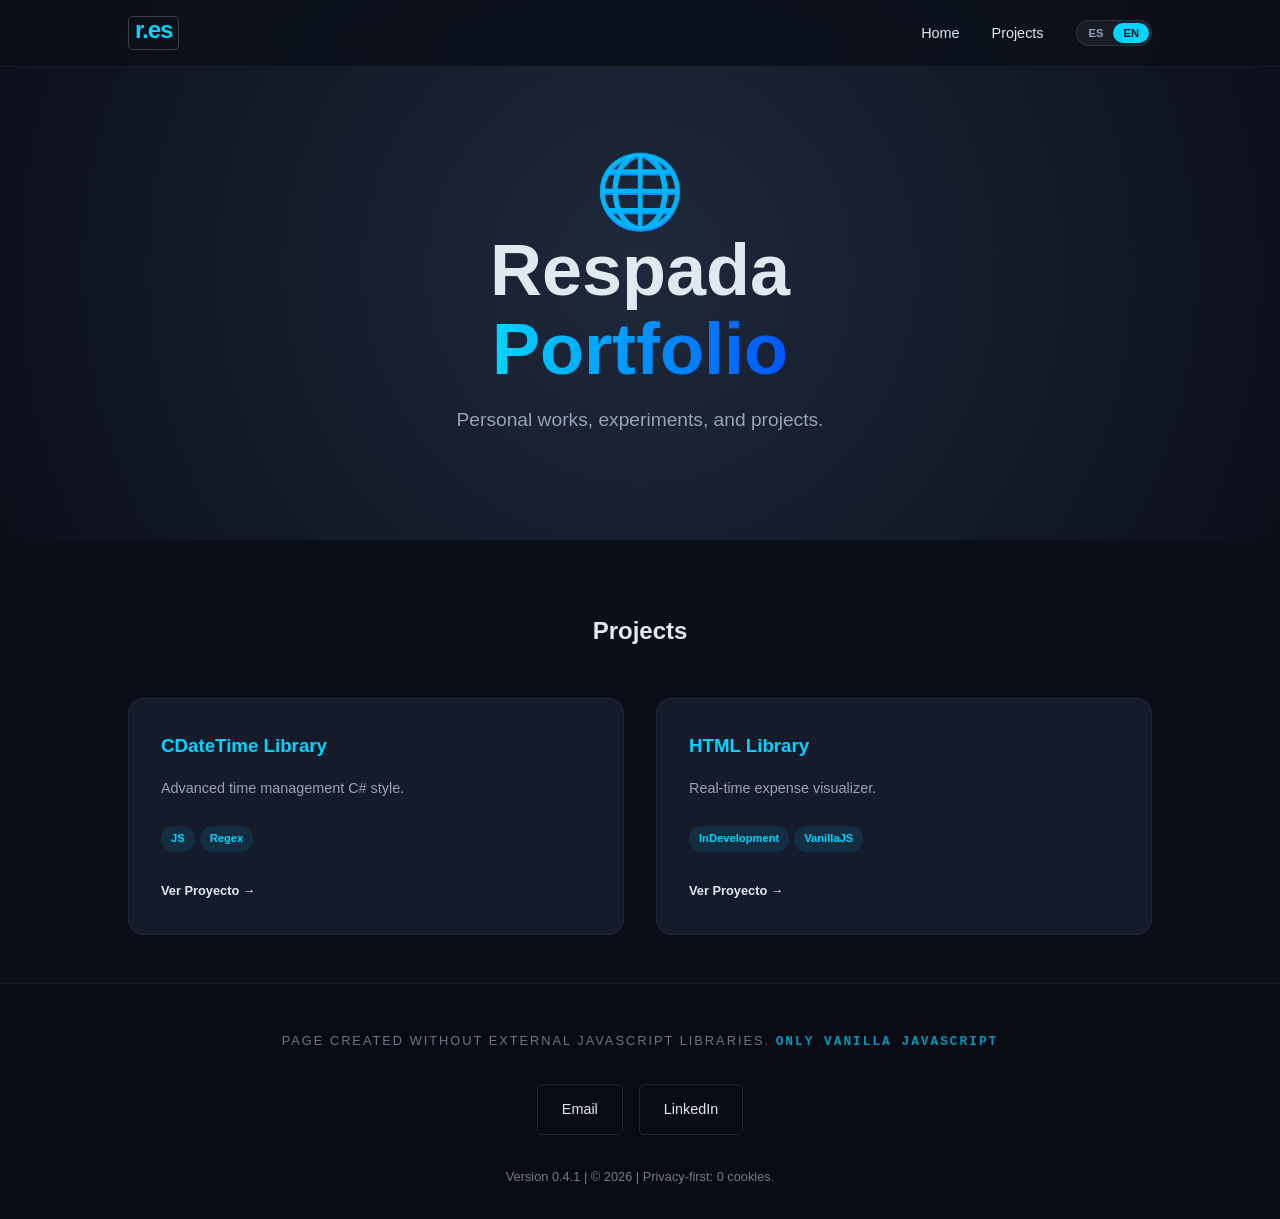
<file: index.html>
<!DOCTYPE html>
<html lang="es">
<head>
    <meta charset="UTF-8">
    <meta name="viewport" content="width=device-width, initial-scale=1.0">
    <title>Respada Portfolio</title>

    <meta name="version" content="0.4.1">
    <meta name="author" content="Respada">
    <meta name="reply-to" content="respada.pgr@gmail.com">
    <meta name="description" content="Respada Personal Portfolio. Portfolio of my web and desktop programming projects using technologies/languages ​​such as: .Net, ASP.net, WebForms, Windows Forms, C#, HTML, CSS, JavaScript, jQuery, ...">
    <meta name="description" lang="es" content="Portfolio personal Respada. Portfolio de mis proyectos de programación para web y escritorio usando tecnologías/lenguajes como: .Net, ASP.net, WebForms, Windows Forms, C#, html, CSS, JavaScript, JQuey, ...">
    <meta name="description" lang="en" content="Respada Personal Portfolio. Portfolio of my web and desktop programming projects using technologies/languages ​​such as: .Net, ASP.net, WebForms, Windows Forms, C#, HTML, CSS, JavaScript, jQuery, ...">

    <link href="css/main.css" rel="stylesheet" />

</head>
<body>

    <header>
        <nav>
            <div class="logo"><div>r.es</div></div>
            <div class="nav-content">
                <ul>
                    <li><a href="#hero" data-i18n="navInicio">Inicio</a></li>
                    <li><a href="#proyectos" data-i18n="navProyectos">Proyectos</a></li>
                </ul>
                <div class="lang-switcher">
                    <button class="lang-btn active" onclick="setLanguage('es')">ES</button>
                    <button class="lang-btn" onclick="setLanguage('en')">EN</button>
                </div>
            </div>
        </nav>
    </header>

    <section id="hero">
        <h1 data-i18n="heroTitle">Desarrollo con<br><span>Propósito y Código.</span></h1>
        <p data-i18n="heroDesc">Especialista en interfaces interactivas y lógica de alto rendimiento utilizando tecnologías web modernas.</p>
    </section>

    <section id="proyectos">
        <h2 data-i18n="proyectosTitle" style="text-align: center;">Proyectos</h2>
        <div class="grid-proyectos" id="project-container"></div>
    </section>

    <footer>
        <p class="powered-by" data-i18n="footerPowered">Powered only by: <span>HTML * CSS * JAVASCRIPT</span></p>
        <div class="contact-links">
            <a id="mail-link" class="btn-contact">Email</a>
            <a href="#" class="btn-contact">LinkedIn</a>
        </div>
        <p style="font-size: 0.8rem; opacity: 0.5;"><span id="app-version-display"></span> | &copy; 2026 | Privacy-first: 0 cookies.</p>
    </footer>

    <template id="card-template">
        <div class="card">
            <div>
                <h3 class="card-title" style="color: var(--accent-color); margin-bottom: 1rem;"></h3>
                <p class="card-desc" style="font-size: 0.9rem; color: var(--text-dim); margin-bottom: 1.5rem;"></p>
                <div class="tags"></div>
            </div>
            <a href="" target="_blank" class="project-link" style="margin-top: 1.5rem; color: var(--text-main); text-decoration: none; font-weight: 600; font-size: 0.8rem;">
                <span data-i18n="viewProject">Ver Proyecto</span> &rarr;
            </a>
        </div>
    </template>

    <div id="privacy-toast" class="privacy-toast hidden">
        <div class="privacy-toast-content">
            <div class="privacy-toast-text">
                <p data-i18n="privacyMsg">🛡️ <strong>Privacy-First:</strong> Este sitio no utiliza cookies ni rastreadores.</p>
            </div>
            <div class="privacy-toast-button">
                <button onclick="closePrivacyToast()" data-i18n="privacyBtn">Entendido</button>
            </div>
        </div>
    </div>

    <script src="js/utils.js"></script>
    <script src="js/main.ui.js"></script>
    <script src="js/main.js"></script>    
</body>
</html>
</file>
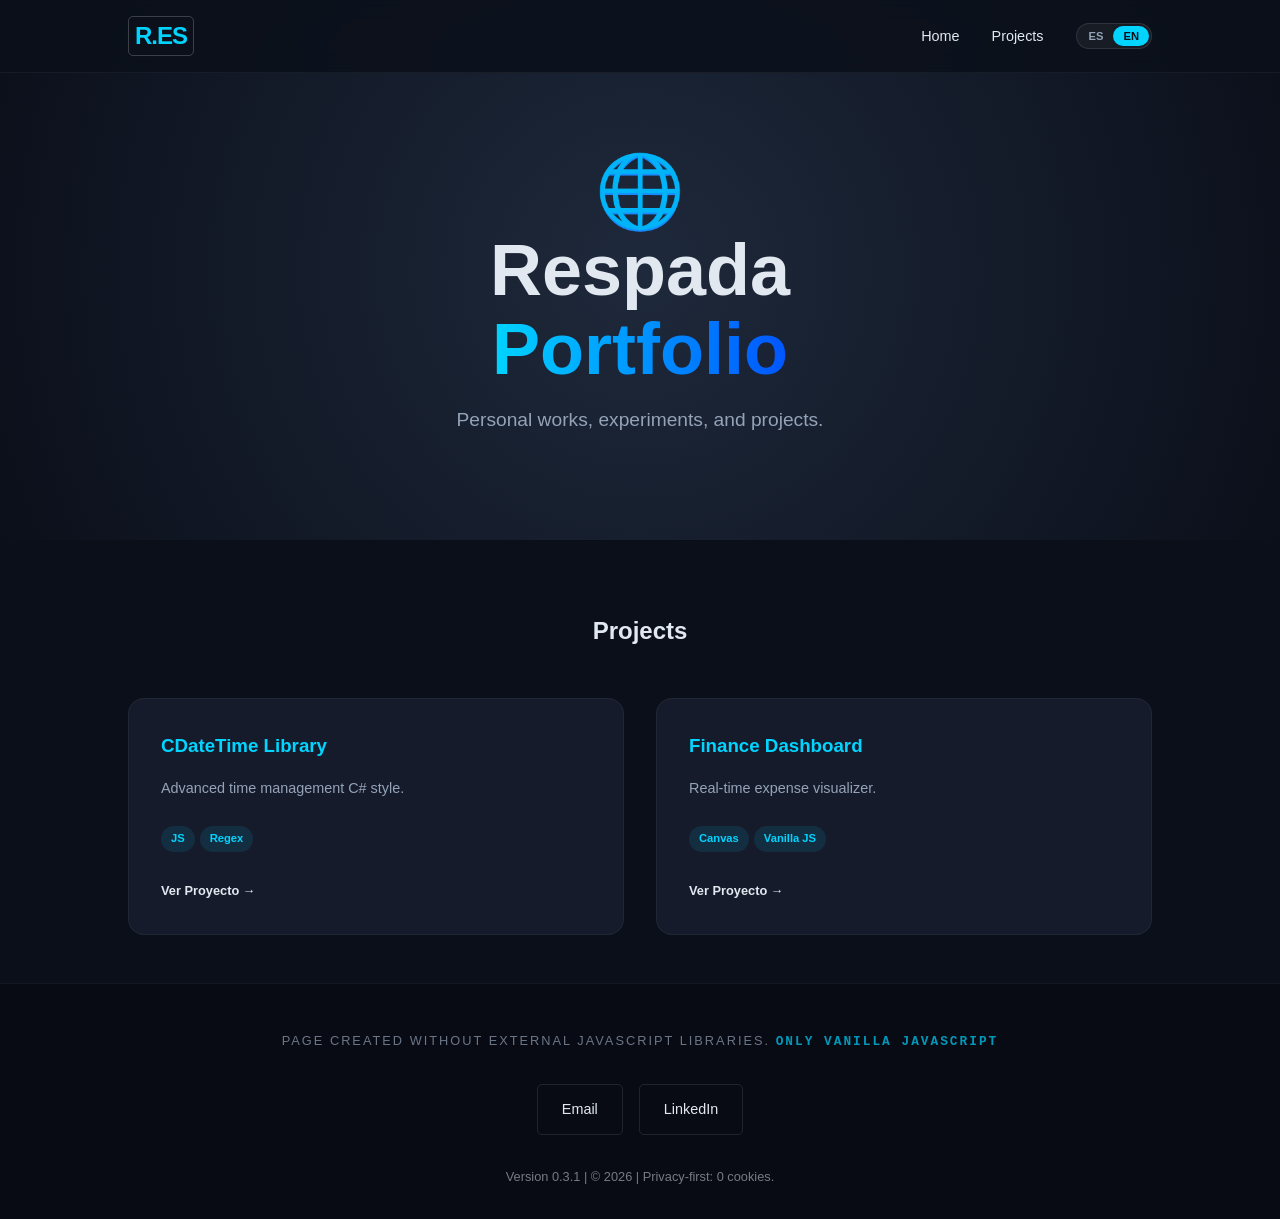
<file: src/index.html>
<!DOCTYPE html>
<html lang="es">
<head>
    <meta charset="UTF-8">
    <meta name="viewport" content="width=device-width, initial-scale=1.0">
    <title>Respada Portfolio</title>
	
	<meta name="version" content="0.3.1">
    <meta name="author" content="Respada">
	<meta name="reply-to" content="respada.pgr@gmail.com">
    <meta name="description" content="Respada Personal Portfolio. Portfolio of my web and desktop programming projects using technologies/languages ​​such as: .Net, ASP.net, WebForms, Windows Forms, C#, HTML, CSS, JavaScript, jQuery, ...">
	<meta name="description" lang="es" content="Portfolio personal Respada. Portfolio de mis proyectos de programación para web y escritorio usando tecnologías/lenguajes como: .Net, ASP.net, WebForms, Windows Forms, C#, html, CSS, JavaScript, JQuey, ...">
	<meta name="description" lang="en" content="Respada Personal Portfolio. Portfolio of my web and desktop programming projects using technologies/languages ​​such as: .Net, ASP.net, WebForms, Windows Forms, C#, HTML, CSS, JavaScript, jQuery, ...">
	
   
    <style>
        :root {
            --bg-color: #0b0f1a;			
            --card-bg: #161b2b;
            --footer-bg: #080b14;
            --accent-color: #00d4ff;
            --text-main: #e2e8f0;
            --text-dim: #94a3b8;
            --nav-bg: rgba(11, 15, 26, 0.8);
        }

        * {
            margin: 0;
            padding: 0;
            box-sizing: border-box;
        }

        html {
            scroll-behavior: smooth;
        }

		body {
			background-color: var(--bg-color);
			color: var(--text-main);
			/* System Font Stack: Apple primero, luego Windows, luego Linux */
			font-family: -apple-system, BlinkMacSystemFont, "Segoe UI", Roboto, Helvetica, Arial, sans-serif, "Apple Color Emoji", "Segoe UI Emoji";
			line-height: 1.6;
			overflow-x: hidden;
			-webkit-font-smoothing: antialiased; /* Mejora el renderizado en Mac/iOS */
			-moz-osx-font-smoothing: grayscale;
		}

        /* Navegación */
        header {
            position: fixed;
            top: 0;
            z-index: 1000;
            width: 100%;
            padding: 1rem 10%;
            background: var(--nav-bg);
            backdrop-filter: blur(10px);
            border-bottom: 1px solid rgba(255, 255, 255, 0.05);
        }

        nav {
            display: flex;
            justify-content: space-between;
            align-items: center;
        }

        .logo {
			border: 1px solid rgba(255, 255, 255, 0.2);
            border-radius: 5px;
			padding: 0px 6px;
            font-size: 1.5rem;
            font-weight: 800;
            color: var(--accent-color);
            letter-spacing: -1px;
        }

        .nav-content {
            display: flex;
            align-items: center;
            gap: 2rem;
        }

        nav ul {
            display: flex;
            list-style: none;
            gap: 2rem;
        }

        nav a {
            color: var(--text-main);
            text-decoration: none;
            font-weight: 500;
            font-size: 0.9rem;
            transition: color 0.3s;
        }

        nav a:hover {
            color: var(--accent-color);
        }

        /* Lang Switcher */
        .lang-switcher {
            display: flex;
            padding: 2px;
            background: rgba(255, 255, 255, 0.05);
            border-radius: 20px;
            border: 1px solid rgba(255, 255, 255, 0.1);
        }

        .lang-btn {
            padding: 4px 10px;
            background: transparent;
            color: var(--text-dim);
            border: none;
            border-radius: 15px;
            font-size: 0.7rem;
            font-weight: 700;
            cursor: pointer;
            transition: all 0.3s;
        }

        .lang-btn.active {
            background: var(--accent-color);
            color: var(--bg-color);
        }
		
		section {
			padding: 4.5rem 10% 2rem;
		}

        /* Hero Section */
        #hero {            
            display: flex;
            flex-direction: column;
            justify-content: center;
			height: 60vh;
			padding-top: 7rem;
            align-items: center;            
            text-align: center;
            background: radial-gradient(circle at center, #1e293b 0%, #0b0f1a 100%);
        }

        #hero h1 {
            font-size: clamp(2.5rem, 8vw, 4.5rem);
            font-weight: 800;
            margin-bottom: 1rem;
            line-height: 1.1;
        }

        #hero h1 span {
            background: linear-gradient(90deg, #00d4ff, #0055ff);
            -webkit-background-clip: text;
            -webkit-text-fill-color: transparent;
        }

        #hero p {
            max-width: 600px;
            margin-bottom: 2rem;
            font-size: 1.2rem;
            color: var(--text-dim);
        }

        /* Proyectos */
        #proyectos {
			padding-bottom: 3rem;
        }

        .grid-proyectos {
            display: grid;
            grid-template-columns: repeat(auto-fit, minmax(320px, 1fr));
            gap: 2rem;
            margin-top: 3rem;
        }

        .card {
            display: flex;
            flex-direction: column;
            justify-content: space-between;
            padding: 2rem;
            background: var(--card-bg);
            border: 1px solid rgba(255, 255, 255, 0.05);
            border-radius: 16px;
            transition: all 0.4s cubic-bezier(0.175, 0.885, 0.32, 1.275);
        }

        .card:hover {
            transform: translateY(-5px);
            border-color: var(--accent-color);
        }

        .tag {
            display: inline-block;
            margin: 0 5px 5px 0;
            padding: 4px 10px;
            background: rgba(0, 212, 255, 0.1);
            color: var(--accent-color);
            border-radius: 20px;
            font-size: 0.7rem;
            font-weight: 600;
        }

        /* Footer */
        footer {
            padding: 2rem 10% 2rem;
            background: var(--footer-bg);
            text-align: center;
            border-top: 1px solid rgba(255, 255, 255, 0.05);
        }
		
		.powered-by {
            margin: 15px 0 20px 0;
            font-size: 0.8rem;
            text-transform: uppercase;
            letter-spacing: 2px;
            color: var(--text-dim);
            opacity: 0.7;
        }

        .powered-by span {
            color: var(--accent-color);
            font-family: 'Courier New', monospace;
            font-weight: 700;
        }
		
        .contact-links {
            display: flex;
            justify-content: center;
            gap: 1rem;
            margin: 2rem 0;
        }

        .btn-contact {
            padding: 0.8rem 1.5rem;
            border: 1px solid rgba(255, 255, 255, 0.1);
            border-radius: 5px;
            color: var(--text-main);
            text-decoration: none;
            font-size: 0.9rem;
            transition: all 0.3s;
        }

        .btn-contact:hover {
            border-color: var(--accent-color);
            color: var(--accent-color);
        }
		
		.privacy-toast {
			position: fixed;
			bottom: 0px;
			left: 0;
			z-index: 10000;
			width: 100%;
			padding: 15px 25px;
			background: var(--card-bg);
			backdrop-filter: blur(10px);
			box-shadow: 0 15px 40px rgba(0, 0, 0, 0.6);			
			transition: all 1.2s cubic-bezier(0.4, 0, 0.2, 1);
		}
		
		.privacy-toast.hidden {
			bottom: -150px;
			opacity: 0;
			pointer-events: none;
		}
		
		.privacy-toast div.privacy-toast-content {
			display: flex;
			flex-direction: column;   /* Coloca texto arriba y botón debajo */
			align-items: center;      /* Centra horizontalmente */
			text-align: center;       /* Centra el texto */
			gap: 5px;                 /* Espacio entre texto y botón */
		}
		
		.privacy-toast div.privacy-toast-text p {
			margin: 0;
			color: var(--text-main);
			font-size: 0.85rem;
			white-space: nowrap;
		}
		
		.privacy-toast div.privacy-toast-button button {
			margin: 5px;
			padding: 6px 18px;
			background: var(--accent-color);
			color: black; /*var(--bg-color);*/
			border: 1px solid rgba(255, 255, 255, 0.5);
			border-radius: 20px;
			font-weight: 800;
			cursor: pointer;
			font-size: 0.75rem;
			text-transform: uppercase;			            
			transition: transform 0.2s;
		}

		.privacy-toast div.privacy-toast-button button:hover {
			border: 1px solid rgba(255, 255, 255, 0.9);
			transform: scale(1.05);
		}

		/* Ajuste para móviles muy pequeños */
		@media (max-width: 600px) {
			.privacy-toast div.privacy-toast-content {
				flex-direction: column;
				gap: 5px;
				border-radius: 15px;
				text-align: center;
			}
			
			.privacy-toast div.privacy-toast-text p { 
				white-space: normal; 
			}
		}

        @media (max-width: 768px) {
            nav ul { display: none; }
            #hero h1 { font-size: 2.8rem; }
        }
    </style>
</head>
<body>

    <header>
        <nav>
            <div class="logo">R.ES</div>
            <div class="nav-content">
                <ul>
                    <li><a href="#hero" data-i18n="navInicio">Inicio</a></li>
                    <li><a href="#proyectos" data-i18n="navProyectos">Proyectos</a></li>
                </ul>
                <div class="lang-switcher">
                    <button class="lang-btn active" onclick="setLanguage('es')">ES</button>
                    <button class="lang-btn" onclick="setLanguage('en')">EN</button>
                </div>
            </div>
        </nav>
    </header>

    <section id="hero">
        <h1 data-i18n="heroTitle">Desarrollo con<br><span>Propósito y Código.</span></h1>
        <p data-i18n="heroDesc">Especialista en interfaces interactivas y lógica de alto rendimiento utilizando tecnologías web modernas.</p>
    </section>

    <section id="proyectos">
        <h2 data-i18n="proyectosTitle" style="text-align: center;">Proyectos</h2>
        <div class="grid-proyectos" id="project-container"></div>
    </section>

    <footer>
        <p class="powered-by" data-i18n="footerPowered">Powered only by: <span>HTML * CSS * JAVASCRIPT</span></p>
        <div class="contact-links">
            <a id="mail-link" class="btn-contact">Email</a>
            <a href="#" class="btn-contact">LinkedIn</a>
        </div>
        <p style="font-size: 0.8rem; opacity: 0.5;"><span id="app-version-display"></span> | &copy; 2026 | Privacy-first: 0 cookies.</p>
    </footer>

    <template id="card-template">
        <div class="card">
            <div>
                <h3 class="card-title" style="color: var(--accent-color); margin-bottom: 1rem;"></h3>
                <p class="card-desc" style="font-size: 0.9rem; color: var(--text-dim); margin-bottom: 1.5rem;"></p>
                <div class="tags"></div>
            </div>
            <a href="" target="_blank" class="project-link" style="margin-top: 1.5rem; color: var(--text-main); text-decoration: none; font-weight: 600; font-size: 0.8rem;">
                <span data-i18n="viewProject">Ver Proyecto</span> &rarr;
            </a>
        </div>
    </template>

	<div id="privacy-toast" class="privacy-toast hidden">
		<div class="privacy-toast-content">
			<div class="privacy-toast-text">
				<p data-i18n="privacyMsg">🛡️ <strong>Privacy-First:</strong> Este sitio no utiliza cookies ni rastreadores.</p>
			</div>
			<div class="privacy-toast-button">
				<button onclick="closeToast()" data-i18n="privacyBtn">Entendido</button>
			</div>
		</div>
	</div>
	
    <script>
        // 1. Configuración de textos (UI)
        const uiTexts = {
            es: {
                navInicio: "Inicio",
                navProyectos: "Proyectos",
                heroTitle: "🌐</br>Respada</br><span>Portfolio</span>",
                heroDesc: "Trabajos, experimentos y proyectos personales.",
                proyectosTitle: "Proyectos",
                viewProject: "Ver Proyecto",
                footerPowered: "Página creada sin bibliotecas javascript externas. <span><span><strong>Solo</strong> Vanilla JavaScript</span>",
				privacyMsg: "🛡️ <strong>Privacy-First:</strong> Este sitio no utiliza cookies ni rastreadores.",
				privacyBtn: "Entendido"
            },
            en: {
                navInicio: "Home",
                navProyectos: "Projects",
                heroTitle: "🌐</br>Respada</br><span>Portfolio</span>",
                heroDesc: "Personal works, experiments, and projects.",
                proyectosTitle: "Projects",
                viewProject: "View Project",
                footerPowered: "Page created without external JavaScript libraries. <span><strong>Only</strong> Vanilla JavaScript</span>",
				privacyMsg: "🛡️ <strong>Privacy-First:</strong> This site does not use cookies or trackers.",
				privacyBtn: "Understood"
            }
        };

        // 2. Datos de proyectos
        const proyectosData = [
            {
                es: { titulo: "Librería CDateTime", desc: "Gestión de tiempo avanzada estilo C#." },
                en: { titulo: "CDateTime Library", desc: "Advanced time management C# style." },
                tags: ["JS", "Regex"],
                link: "#"
            },
            {
                es: { titulo: "Dashboard Finanzas", desc: "Visualizador de gastos en tiempo real." },
                en: { titulo: "Finance Dashboard", desc: "Real-time expense visualizer." },
                tags: ["Canvas", "Vanilla JS"],
                link: "#"
            }
        ];
		
		let cfg = {
			browserLang: "",
			currentLang: "en",
			version: "",
			email: "",
			closedCookies: false
		}
		
		function setLanguage(lang) {			
			cfg.currentLang = lang;			
			renderPage();
		}

        function renderProjects() {
            const container = document.getElementById('project-container');
            const template = document.getElementById('card-template');
            container.innerHTML = "";

            proyectosData.forEach(p => {
                const clone = template.content.cloneNode(true);
                const langData = p[cfg.currentLang];
                
                clone.querySelector('.card-title').textContent = langData.titulo;
                clone.querySelector('.card-desc').textContent = langData.desc;
                clone.querySelector('.project-link').href = p.link;
                
                const tagsDiv = clone.querySelector('.tags');
                p.tags.forEach(tag => {
                    const s = document.createElement('span');
                    s.className = 'tag';
                    s.textContent = tag;
                    tagsDiv.appendChild(s);
                });

                container.appendChild(clone);
            });
        }
		
		function autoCloseToastOnScroll() {
			// Si el usuario baja más de 150px, cerramos el aviso automáticamente
			if (window.scrollY > 150) {
				closeToast();
			}
		}
		
		function showToast() {
			if(!cfg.closedCookies)
			{	
				const toast = document.getElementById('privacy-toast');
				if (toast && window.scrollY <= 150) {
					toast.classList.remove('hidden');
					window.addEventListener('scroll', autoCloseToastOnScroll);
				}
			}
		}
		
		function closeToast() {
			const toast = document.getElementById('privacy-toast');
			if (toast) {
				toast.classList.add('hidden');
				// Dejamos de escuchar el scroll para ahorrar recursos
				window.removeEventListener('scroll', autoCloseToastOnScroll);
				cfg.closedCookies = true;
			}
		}
		
		function getConfiguration() {
			//Extraer datos del Head
			cfg.browserLang = navigator.language || navigator.userLanguage;
			cfg.currentLang = cfg.browserLang.startsWith('es') ? 'es' : 'en';			
			
			cfg.version = document.querySelector('meta[name="version"]')?.content || "";
			cfg.email = document.querySelector('meta[name="reply-to"]')?.content || "";
			//cfg.metaDesc = document.querySelector(`meta[name="description"][lang="${cfg.currentLang}"]`)?.content;
		}
		
		function renderPage() {
			//Configurar el enlace de Email
			const mailLink = document.getElementById('mail-link');
			if (mailLink && cfg.email) {
				mailLink.href = `mailto:${cfg.email}`;
				// Opcional: que el texto del botón sea el correo
				// mailLink.textContent = email; 
			}
			
			//Configurar switcher idioma
            document.querySelectorAll('.lang-btn').forEach(btn => {
                btn.classList.toggle('active', btn.textContent.toLowerCase() === cfg.currentLang);
            });

			//Traducir textos estáticos
			document.querySelectorAll('[data-i18n]').forEach(el => {
				const key = el.getAttribute('data-i18n');
				el.innerHTML = uiTexts[cfg.currentLang][key];
			});

			renderProjects();
			
			// Actualizar el indicador de versión en el footer
			const prefix = cfg.currentLang === 'es' ? 'Versión' : 'Version';
			const versionDisplay = document.getElementById('app-version-display');
			if (versionDisplay) versionDisplay.textContent = `${prefix} ${cfg.version}`;
		}

		function configureEvents(){
		}
		
		document.addEventListener('DOMContentLoaded', () => {
			console.log("%c Respada Portfolio> Loading page...", "background: #00d4ff; color: #0b0f1a; font-weight: bold; border-radius: 4px; padding: 2px 6px;");
			getConfiguration();
			console.log(`%c Respada Portfolio> Version: ${cfg.version}`, "background: #00d4ff; color: #0b0f1a; font-weight: bold; border-radius: 4px; padding: 2px 6px;");
			renderPage();
			showToast()
			configureEvents();			
			console.log("%c Respada Portfolio> Page loaded.", "background: #00d4ff; color: #0b0f1a; font-weight: bold; border-radius: 4px; padding: 2px 6px;");
		});
    </script>
</body>
</html>
</file>
<file: css/main.css>
:root {
    --bg-color: #0b0f1a;
    --card-bg: #161b2b;
    --footer-bg: #080b14;
    --accent-color: #00d4ff;
    --text-main: #e2e8f0;
    --text-dim: #94a3b8;
    --nav-bg: rgba(11, 15, 26, 0.8);
}

* {
    margin: 0;
    padding: 0;
    box-sizing: border-box;
}

html {
    scroll-behavior: smooth;
}

body {
    background-color: var(--bg-color);
    color: var(--text-main);
    /* System Font Stack: Apple primero, luego Windows, luego Linux */
    font-family: -apple-system, BlinkMacSystemFont, "Segoe UI", Roboto, Helvetica, Arial, sans-serif, "Apple Color Emoji", "Segoe UI Emoji";
    line-height: 1.6;
    overflow-x: hidden;
    -webkit-font-smoothing: antialiased; /* Mejora el renderizado en Mac/iOS */
    -moz-osx-font-smoothing: grayscale;
}

/* Navegaci�n */
header {
    position: fixed;
    top: 0;
    z-index: 1000;
    width: 100%;
    padding: 1rem 10%;
    background: var(--nav-bg);
    backdrop-filter: blur(10px);
    border-bottom: 1px solid rgba(255, 255, 255, 0.05);
}

nav {
    display: flex;
    justify-content: space-between;
    align-items: center;
}

.logo {
    border: 1px solid rgba(255, 255, 255, 0.2);
    border-radius: 5px;
    padding: 0px 6px;
    font-size: 1.5rem;
    font-weight: 800;
    color: var(--accent-color);
    letter-spacing: -1px;
}

.logo div {
    margin-top: -0.4rem;
}

.nav-content {
    display: flex;
    align-items: center;
    gap: 2rem;
}

nav ul {
    display: flex;
    list-style: none;
    gap: 2rem;
}

nav a {
    color: var(--text-main);
    text-decoration: none;
    font-weight: 500;
    font-size: 0.9rem;
    transition: color 0.3s;
}

    nav a:hover {
        color: var(--accent-color);
    }
/* Lang Switcher */
.lang-switcher {
    display: flex;
    padding: 2px;
    background: rgba(255, 255, 255, 0.05);
    border-radius: 20px;
    border: 1px solid rgba(255, 255, 255, 0.1);
}

.lang-btn {
    padding: 4px 10px;
    background: transparent;
    color: var(--text-dim);
    border: none;
    border-radius: 15px;
    font-size: 0.7rem;
    font-weight: 700;
    cursor: pointer;
    transition: all 0.3s;
}

    .lang-btn.active {
        background: var(--accent-color);
        color: var(--bg-color);
    }

section {
    padding: 4.5rem 10% 2rem;
}
/* Hero Section */
#hero {
    display: flex;
    flex-direction: column;
    justify-content: center;
    height: 60vh;
    padding-top: 7rem;
    align-items: center;
    text-align: center;
    background: radial-gradient(circle at center, #1e293b 0%, #0b0f1a 100%);
}

    #hero h1 {
        font-size: clamp(2.5rem, 8vw, 4.5rem);
        font-weight: 800;
        margin-bottom: 1rem;
        line-height: 1.1;
    }

        #hero h1 span {
            background: linear-gradient(90deg, #00d4ff, #0055ff);
            -webkit-background-clip: text;
            -webkit-text-fill-color: transparent;
        }

    #hero p {
        max-width: 600px;
        margin-bottom: 2rem;
        font-size: 1.2rem;
        color: var(--text-dim);
    }
/* Proyectos */
#proyectos {
    padding-bottom: 3rem;
}

.grid-proyectos {
    display: grid;
    grid-template-columns: repeat(auto-fit, minmax(320px, 1fr));
    gap: 2rem;
    margin-top: 3rem;
}

.card {
    display: flex;
    flex-direction: column;
    justify-content: space-between;
    padding: 2rem;
    background: var(--card-bg);
    border: 1px solid rgba(255, 255, 255, 0.05);
    border-radius: 16px;
    transition: all 0.4s cubic-bezier(0.175, 0.885, 0.32, 1.275);
}

    .card:hover {
        transform: translateY(-5px);
        border-color: var(--accent-color);
    }

.tag {
    display: inline-block;
    margin: 0 5px 5px 0;
    padding: 4px 10px;
    background: rgba(0, 212, 255, 0.1);
    color: var(--accent-color);
    border-radius: 20px;
    font-size: 0.7rem;
    font-weight: 600;
}
/* Footer */
footer {
    padding: 2rem 10% 2rem;
    background: var(--footer-bg);
    text-align: center;
    border-top: 1px solid rgba(255, 255, 255, 0.05);
}

.powered-by {
    margin: 15px 0 20px 0;
    font-size: 0.8rem;
    text-transform: uppercase;
    letter-spacing: 2px;
    color: var(--text-dim);
    opacity: 0.7;
}

    .powered-by span {
        color: var(--accent-color);
        font-family: 'Courier New', monospace;
        font-weight: 700;
    }

.contact-links {
    display: flex;
    justify-content: center;
    gap: 1rem;
    margin: 2rem 0;
}

.btn-contact {
    padding: 0.8rem 1.5rem;
    border: 1px solid rgba(255, 255, 255, 0.1);
    border-radius: 5px;
    color: var(--text-main);
    text-decoration: none;
    font-size: 0.9rem;
    transition: all 0.3s;
}

    .btn-contact:hover {
        border-color: var(--accent-color);
        color: var(--accent-color);
    }

.privacy-toast {
    position: fixed;
    bottom: 0px;
    left: 0;
    z-index: 10000;
    width: 100%;
    padding: 15px 25px;
    background: var(--card-bg);
    backdrop-filter: blur(10px);
    box-shadow: 0 15px 40px rgba(0, 0, 0, 0.6);
    transition: all 1.2s cubic-bezier(0.4, 0, 0.2, 1);
}

    .privacy-toast.hidden {
        bottom: -150px;
        opacity: 0;
        pointer-events: none;
    }

    .privacy-toast div.privacy-toast-content {
        display: flex;
        flex-direction: column; /* Coloca texto arriba y bot�n debajo */
        align-items: center; /* Centra horizontalmente */
        text-align: center; /* Centra el texto */
        gap: 5px; /* Espacio entre texto y bot�n */
    }

    .privacy-toast div.privacy-toast-text p {
        margin: 0;
        color: var(--text-main);
        font-size: 0.85rem;
        white-space: nowrap;
    }

    .privacy-toast div.privacy-toast-button button {
        margin: 5px;
        padding: 6px 18px;
        background: var(--accent-color);
        color: black; /*var(--bg-color);*/
        border: 1px solid rgba(255, 255, 255, 0.5);
        border-radius: 20px;
        font-weight: 800;
        cursor: pointer;
        font-size: 0.75rem;
        text-transform: uppercase;
        transition: transform 0.2s;
    }

        .privacy-toast div.privacy-toast-button button:hover {
            border: 1px solid rgba(255, 255, 255, 0.9);
            transform: scale(1.05);
        }
/* Ajuste para m�viles muy peque�os */
@media (max-width: 600px) {
    .privacy-toast div.privacy-toast-content {
        flex-direction: column;
        gap: 5px;
        border-radius: 15px;
        text-align: center;
    }

    .privacy-toast div.privacy-toast-text p {
        white-space: normal;
    }
}

@media (max-width: 768px) {
    nav ul {
        display: none;
    }

    #hero h1 {
        font-size: 2.8rem;
    }
}
</file>
